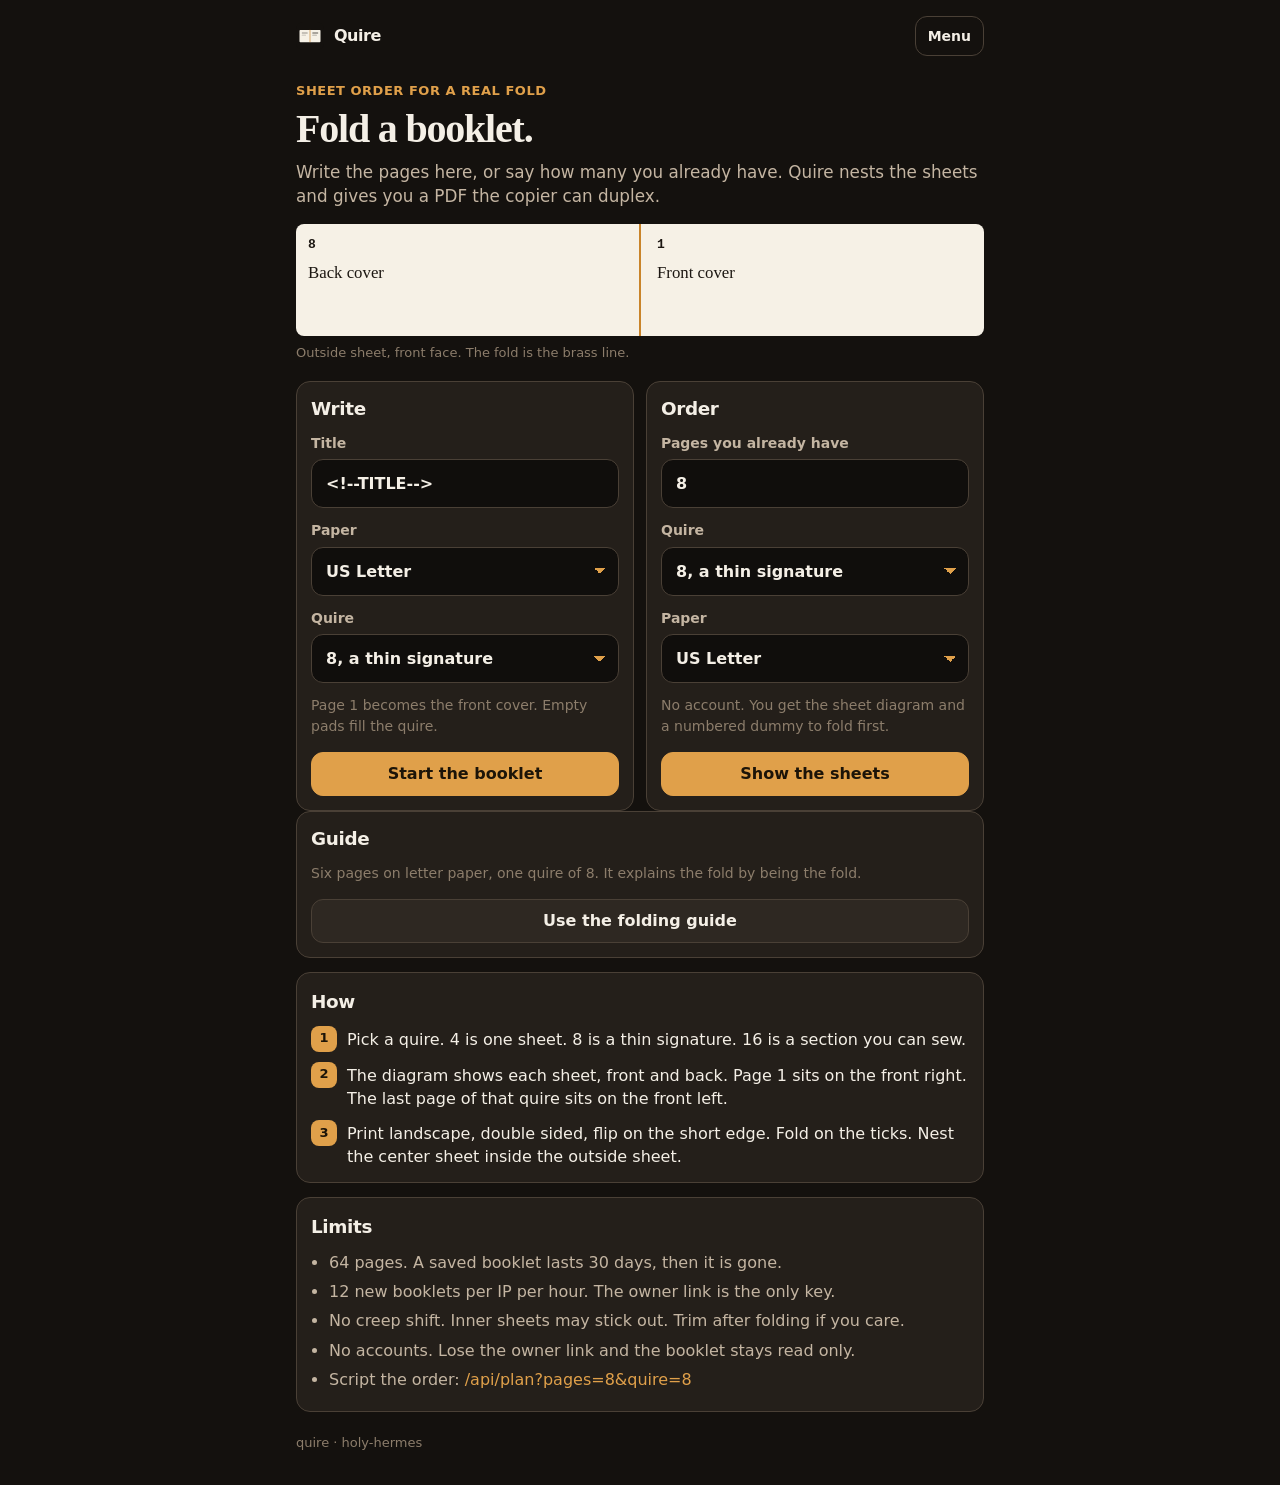
<file: static/index.html>
<!DOCTYPE html>
<html lang="en">
<head>
  <meta charset="utf-8" />
  <meta name="viewport" content="width=device-width, initial-scale=1, viewport-fit=cover" />
  <title>Quire: fold a booklet</title>
  <meta name="description" content="Write a short booklet, see which page lands on which side of the sheet, and print a PDF you can fold." />
  <meta name="theme-color" content="#14110e" />
  <meta name="color-scheme" content="dark" />
  <link rel="icon" type="image/svg+xml" href="/static/brand/logo.svg" />
  <link rel="stylesheet" href="/static/style.css" />
</head>
<body>
  <a class="skip" href="#main">Skip to content</a>
  <div class="page">
    <header class="nav">
      <a class="nav-brand" href="/" aria-label="Quire home">
        <img src="/static/brand/logo.svg" width="28" height="28" alt="" />
        <span>Quire</span>
      </a>
      <details class="nav-menu">
        <summary class="btn ghost sm nav-menu-btn" aria-label="Menu">Menu</summary>
        <div class="nav-menu-panel">
          <a href="#write">Write</a>
          <a href="#order">Order</a>
          <a href="#how">How</a>
          <a href="#limits">Limits</a>
        </div>
      </details>
    </header>
    <main id="main">
      <p class="eyebrow">Sheet order for a real fold</p>
      <h1>Fold a booklet.</h1>
      <p class="lede">Write the pages here, or say how many you already have. Quire nests the sheets and gives you a PDF the copier can duplex.</p>
      <div class="mini" aria-hidden="true">
        <div class="mini-sheet">
          <div class="mini-half"><span>8</span><em>Back cover</em></div>
          <div class="mini-fold"></div>
          <div class="mini-half"><span>1</span><em>Front cover</em></div>
        </div>
        <p class="mini-cap">Outside sheet, front face. The fold is the brass line.</p>
      </div>
      <p class="status<!--STATUS_CLASS-->" role="status"><!--STATUS--></p>
      <div class="split">
        <form class="card" id="write" action="/api/booklets" method="post">
          <h2>Write</h2>
          <label class="field">
            <span>Title</span>
            <input name="title" type="text" maxlength="60" required autocomplete="off" autocapitalize="sentences" placeholder="Notes from the porch" value="<!--TITLE-->" />
          </label>
          <label class="field">
            <span>Paper</span>
            <select name="paper">
              <option value="letter" selected>US Letter</option>
              <option value="a4">A4</option>
            </select>
          </label>
          <label class="field">
            <span>Quire</span>
            <select name="quire">
              <option value="4">4, one folded sheet</option>
              <option value="8" selected>8, a thin signature</option>
              <option value="12">12</option>
              <option value="16">16, a sewn section</option>
            </select>
          </label>
          <p class="hint">Page 1 becomes the front cover. Empty pads fill the quire.</p>
          <button type="submit" class="btn primary lg">Start the booklet</button>
        </form>
        <form class="card" id="order" action="/map" method="get">
          <h2>Order</h2>
          <label class="field">
            <span>Pages you already have</span>
            <input name="pages" type="number" inputmode="numeric" min="1" max="64" value="8" required />
          </label>
          <label class="field">
            <span>Quire</span>
            <select name="quire">
              <option value="4">4, one folded sheet</option>
              <option value="8" selected>8, a thin signature</option>
              <option value="12">12</option>
              <option value="16">16, a sewn section</option>
            </select>
          </label>
          <label class="field">
            <span>Paper</span>
            <select name="paper">
              <option value="letter" selected>US Letter</option>
              <option value="a4">A4</option>
            </select>
          </label>
          <p class="hint">No account. You get the sheet diagram and a numbered dummy to fold first.</p>
          <button type="submit" class="btn primary lg">Show the sheets</button>
        </form>
      </div>
      <form class="card" action="/api/booklets" method="post">
        <input type="hidden" name="sample" value="1" />
        <h2>Guide</h2>
        <p class="hint">Six pages on letter paper, one quire of 8. It explains the fold by being the fold.</p>
        <button type="submit" class="btn lg">Use the folding guide</button>
      </form>
      <section id="how" class="block">
        <h2>How</h2>
        <div class="steps">
          <div class="step"><span class="badge">1</span><p>Pick a quire. 4 is one sheet. 8 is a thin signature. 16 is a section you can sew.</p></div>
          <div class="step"><span class="badge">2</span><p>The diagram shows each sheet, front and back. Page 1 sits on the front right. The last page of that quire sits on the front left.</p></div>
          <div class="step"><span class="badge">3</span><p>Print landscape, double sided, flip on the short edge. Fold on the ticks. Nest the center sheet inside the outside sheet.</p></div>
        </div>
      </section>
      <section id="limits" class="block">
        <h2>Limits</h2>
        <ul class="plain">
          <li>64 pages. A saved booklet lasts 30 days, then it is gone.</li>
          <li>12 new booklets per IP per hour. The owner link is the only key.</li>
          <li>No creep shift. Inner sheets may stick out. Trim after folding if you care.</li>
          <li>No accounts. Lose the owner link and the booklet stays read only.</li>
          <li>Script the order: <a href="/api/plan?pages=8&amp;quire=8">/api/plan?pages=8&amp;quire=8</a></li>
        </ul>
      </section>
    </main>
    <footer class="foot"><p>quire · holy-hermes</p></footer>
  </div>
  <script src="/static/home.js"></script>
</body>
</html>
</file>
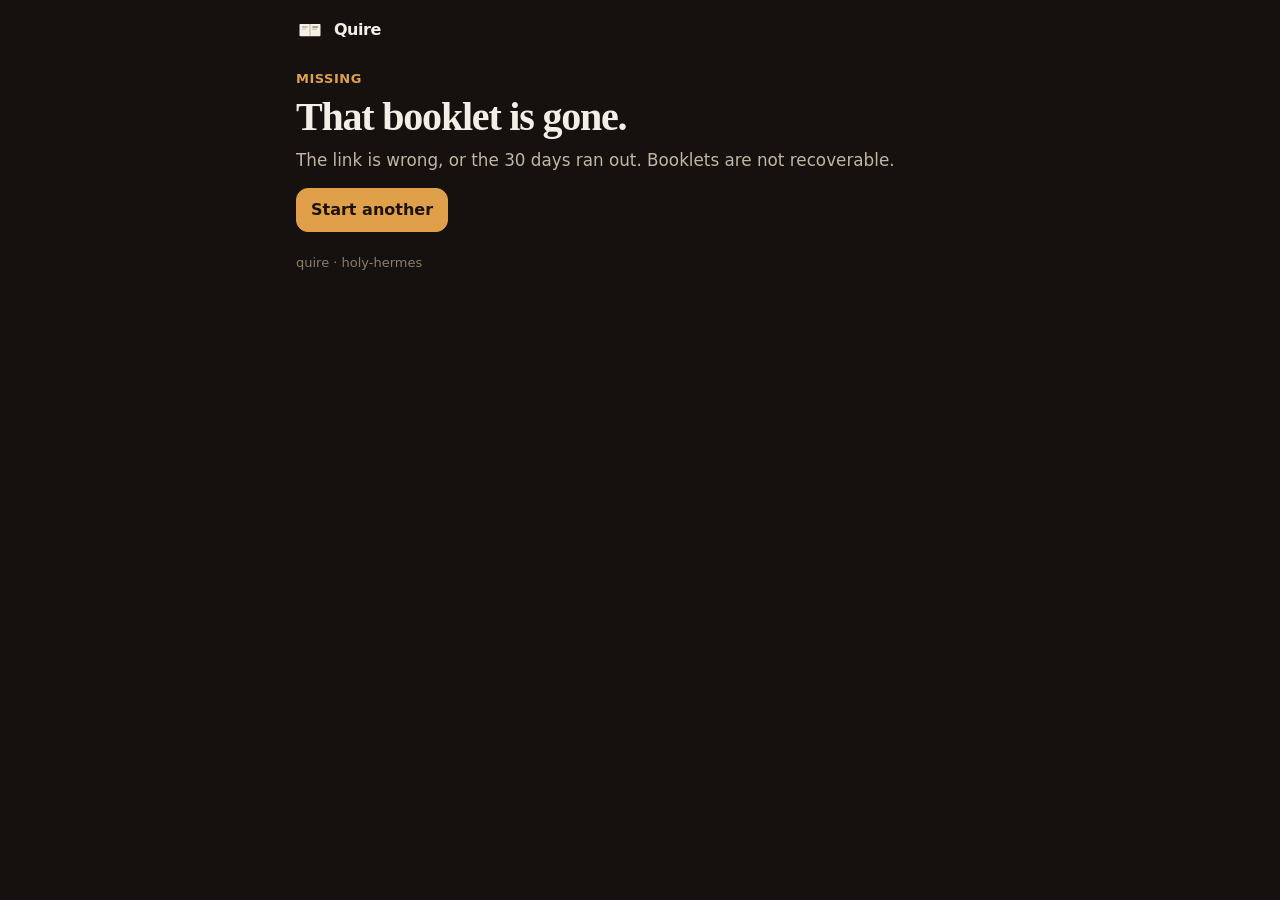
<file: static/gone.html>
<!DOCTYPE html>
<html lang="en">
<head>
  <meta charset="utf-8" />
  <meta name="viewport" content="width=device-width, initial-scale=1, viewport-fit=cover" />
  <title>Quire: booklet gone</title>
  <meta name="theme-color" content="#14110e" />
  <meta name="color-scheme" content="dark" />
  <meta name="robots" content="noindex" />
  <link rel="icon" type="image/svg+xml" href="/static/brand/logo.svg" />
  <link rel="stylesheet" href="/static/style.css" />
</head>
<body>
  <a class="skip" href="#main">Skip to content</a>
  <div class="page">
    <header class="nav">
      <a class="nav-brand" href="/">
        <img src="/static/brand/logo.svg" width="28" height="28" alt="" />
        <span>Quire</span>
      </a>
    </header>
    <main id="main">
      <p class="eyebrow">Missing</p>
      <h1>That booklet is gone.</h1>
      <p class="lede">The link is wrong, or the 30 days ran out. Booklets are not recoverable.</p>
      <a class="btn primary" href="/">Start another</a>
    </main>
    <footer class="foot"><p>quire · holy-hermes</p></footer>
  </div>
</body>
</html>
</file>
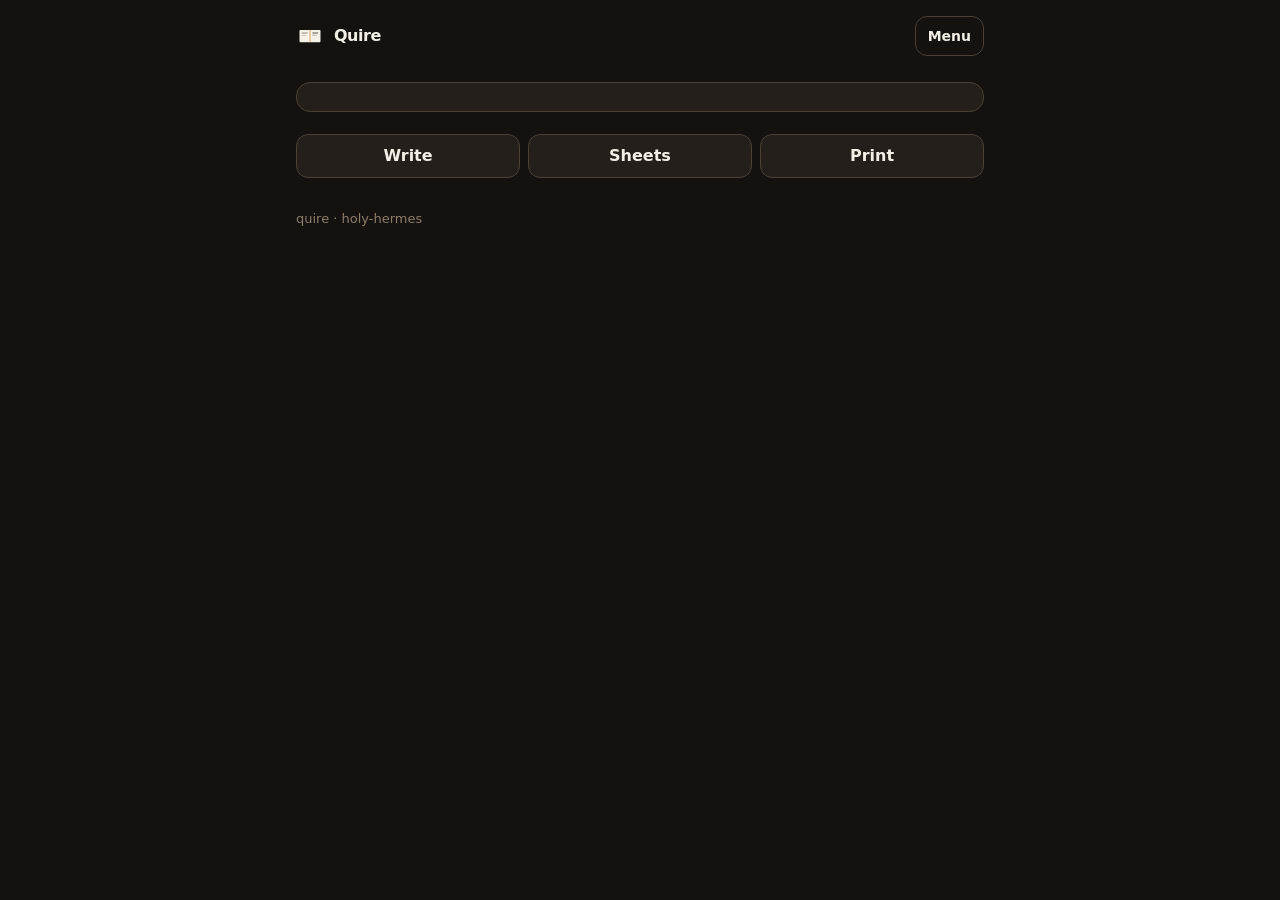
<file: static/work.html>
<!DOCTYPE html>
<html lang="en">
<head>
  <meta charset="utf-8" />
  <meta name="viewport" content="width=device-width, initial-scale=1, viewport-fit=cover" />
  <title><!--TITLE_TAG--></title>
  <meta name="description" content="Sheet order, fold marks, and a duplex PDF for a short booklet." />
  <meta name="theme-color" content="#14110e" />
  <meta name="color-scheme" content="dark" />
  <meta name="robots" content="noindex" />
  <link rel="icon" type="image/svg+xml" href="/static/brand/logo.svg" />
  <link rel="stylesheet" href="/static/style.css" />
</head>
<body class="<!--MODE-->" data-written="<!--WRITTEN-->">
  <a class="skip" href="#main">Skip to content</a>
  <div class="page">
    <header class="nav">
      <a class="nav-brand" href="/" aria-label="Quire home">
        <img src="/static/brand/logo.svg" width="28" height="28" alt="" />
        <span>Quire</span>
      </a>
      <details class="nav-menu">
        <summary class="btn ghost sm nav-menu-btn" aria-label="Menu">Menu</summary>
        <div class="nav-menu-panel">
          <a href="#sheets">Sheets</a>
          <a href="#print">Print</a>
          <a class="tab-write" href="#write">Write</a>
          <a href="/">Home</a>
        </div>
      </details>
    </header>
    <main id="main">
      <p class="eyebrow"><!--EYEBROW--></p>
      <h1><!--H1--></h1>
      <p class="lede"><!--LEDE--></p>
      <p class="status<!--STATUS_CLASS-->" role="status"><!--STATUS--></p>
      <section class="owner-box"><!--OWNER--></section>
      <nav class="tabs" aria-label="Sections">
        <a class="tab-write" href="#write">Write</a>
        <a href="#sheets">Sheets</a>
        <a href="#print">Print</a>
      </nav>
      <section id="write"><!--WRITE--></section>
      <section id="sheets"><!--SHEETS--></section>
      <section id="print"><!--PRINT--></section>
    </main>
    <footer class="foot"><p>quire · holy-hermes</p></footer>
  </div>
  <script src="/static/home.js"></script>
</body>
</html>
</file>
<file: static/style.css>
:root {
  --bg: #14110e;
  --panel: #241f1a;
  --panel-2: #2e2822;
  --line: #4a4036;
  --text: #f4efe6;
  --muted: #c4b5a2;
  --faint: #8c7d6b;
  --accent: #e0a04a;
  --accent-ink: #1c1408;
  --paper: #f6f1e6;
  --paper-ink: #1c1712;
  --paper-faint: #8a7d6c;
  --fail: #e07a62;
  --ok: #8fbf8a;
  --radius: 14px;
  --font: ui-sans-serif, system-ui, -apple-system, "Segoe UI", Roboto, Helvetica, Arial, sans-serif;
  --serif: "Iowan Old Style", "Palatino Linotype", Palatino, Georgia, serif;
  --mono: ui-monospace, SFMono-Regular, Menlo, Consolas, monospace;
  --safe-b: env(safe-area-inset-bottom, 0px);
  --safe-t: env(safe-area-inset-top, 0px);
}
*, *::before, *::after { box-sizing: border-box; }
html { color-scheme: dark; -webkit-text-size-adjust: 100%; scroll-behavior: smooth; }
body {
  margin: 0;
  min-height: 100vh;
  font-family: var(--font);
  color: var(--text);
  background: var(--bg);
  line-height: 1.45;
  -webkit-font-smoothing: antialiased;
}
a { color: var(--accent); text-decoration: none; }
a:hover { text-decoration: underline; text-underline-offset: 3px; }
:focus-visible { outline: 2px solid var(--accent); outline-offset: 2px; }
.skip {
  position: absolute; width: 1px; height: 1px; overflow: hidden; clip: rect(0, 0, 0, 0);
}
.skip:focus {
  position: fixed; left: 12px; top: 12px; z-index: 100;
  width: auto; height: auto; clip: auto; overflow: visible;
  background: var(--accent); color: var(--accent-ink);
  -webkit-text-fill-color: var(--accent-ink);
  padding: 10px 14px; border-radius: 10px; font-weight: 700;
}
.page { max-width: 720px; margin: 0 auto; padding: 16px 16px calc(32px + var(--safe-b)); }
.nav {
  display: flex; align-items: center; justify-content: space-between;
  padding: var(--safe-t) 0 8px;
}
.nav-brand {
  display: flex; align-items: center; gap: 10px;
  color: var(--text); font-weight: 800; text-decoration: none; letter-spacing: -0.03em;
}
.nav-brand:hover { text-decoration: none; }
.nav-brand img { width: 28px; height: 28px; border-radius: 7px; }
.nav-menu { position: relative; }
.nav-menu-btn { list-style: none; }
.nav-menu-btn::-webkit-details-marker { display: none; }
.nav-menu-panel {
  position: absolute; right: 0; top: 110%;
  background: var(--panel); border: 1px solid var(--line);
  border-radius: 12px; padding: 8px; min-width: 160px;
  display: flex; flex-direction: column; gap: 4px; z-index: 6;
}
.nav-menu-panel a {
  color: var(--text); font-weight: 650; padding: 8px 8px; border-radius: 8px;
}
.nav-menu-panel a:hover { background: var(--panel-2); text-decoration: none; }
.eyebrow {
  margin: 18px 0 0;
  color: var(--accent);
  font-size: 13px;
  font-weight: 700;
  letter-spacing: 0.04em;
  text-transform: uppercase;
}
h1 {
  margin: 6px 0 8px;
  font-family: var(--serif);
  font-size: 2.05rem;
  line-height: 1.12;
  letter-spacing: -0.03em;
  font-weight: 700;
}
.lede { margin: 0 0 16px; color: var(--muted); font-size: 1.05rem; }
h2 {
  margin: 0 0 10px;
  font-size: 1.15rem;
  letter-spacing: -0.02em;
}
.card, .block, .page-card, .sheet, .owner-box {
  background: var(--panel);
  border: 1px solid var(--line);
  border-radius: var(--radius);
  padding: 14px;
  margin: 0 0 14px;
}
.block h2 { margin-top: 2px; }
.field { display: flex; flex-direction: column; gap: 6px; margin: 0 0 12px; font-weight: 650; }
.field span { font-size: 14px; color: var(--muted); font-weight: 650; }
input, select, textarea {
  font: inherit;
  font-size: 16px;
  color: var(--text);
  background: #100e0c;
  border: 1px solid var(--line);
  border-radius: 12px;
  padding: 12px 14px;
  width: 100%;
  -webkit-appearance: none;
  appearance: none;
}
textarea {
  font-family: var(--serif);
  font-size: 16px;
  line-height: 1.4;
  min-height: 132px;
  resize: vertical;
}
select {
  background-image: linear-gradient(45deg, transparent 50%, var(--accent) 50%),
    linear-gradient(135deg, var(--accent) 50%, transparent 50%);
  background-position: calc(100% - 18px) 50%, calc(100% - 12px) 50%;
  background-size: 6px 6px, 6px 6px;
  background-repeat: no-repeat;
  padding-right: 32px;
}
.hint { color: var(--faint); font-size: 14px; margin: 0 0 12px; }
.hint strong { color: var(--muted); font-weight: 700; }
.warn { color: var(--accent); }
.fail { color: var(--fail); }
.ok { color: var(--ok); }
.btn {
  -webkit-appearance: none;
  appearance: none;
  border: 1px solid var(--line);
  background: var(--panel-2);
  color: var(--text);
  -webkit-text-fill-color: var(--text);
  border-radius: 12px;
  padding: 10px 14px;
  font: inherit;
  font-weight: 700;
  cursor: pointer;
  display: inline-flex;
  align-items: center;
  justify-content: center;
  min-height: 44px;
  line-height: 1.2;
  text-decoration: none !important;
  text-align: center;
}
.btn.primary {
  background: var(--accent);
  color: var(--accent-ink);
  -webkit-text-fill-color: var(--accent-ink);
  border-color: var(--accent);
}
.btn.ghost { background: transparent; }
.btn.sm { min-height: 40px; padding: 8px 12px; font-size: 14px; }
.btn.lg { width: 100%; margin-top: 4px; }
.btn.danger { color: var(--fail); -webkit-text-fill-color: var(--fail); border-color: #6a3d34; }
.btn:disabled { opacity: 0.4; cursor: default; }
.row-actions { display: flex; flex-wrap: wrap; gap: 8px; margin: 8px 0 0; }
.row-actions form { margin: 0; }
.steps { display: flex; flex-direction: column; gap: 10px; }
.step { display: flex; gap: 10px; align-items: flex-start; }
.badge {
  flex: 0 0 auto;
  width: 26px; height: 26px;
  border-radius: 8px;
  background: var(--accent);
  color: var(--accent-ink);
  font-size: 13px;
  font-weight: 800;
  display: inline-flex;
  align-items: center;
  justify-content: center;
}
.step p { margin: 2px 0 0; }
.plain { margin: 0; padding-left: 18px; color: var(--muted); }
.plain li { margin: 0 0 6px; }
.status { min-height: 1.2em; margin: 8px 0; font-weight: 700; }
.status.bad { color: var(--fail); }
.foot { margin-top: 22px; color: var(--faint); font-size: 13px; }
.foot p { margin: 0; }
.mini { margin: 0 0 18px; }
.mini-sheet {
  display: grid;
  grid-template-columns: 1fr 10px 1fr;
  background: var(--paper);
  color: var(--paper-ink);
  border-radius: 8px;
  min-height: 112px;
  overflow: hidden;
}
.mini-half { padding: 12px 12px 14px; display: flex; flex-direction: column; gap: 6px; }
.mini-half span { font-family: var(--mono); font-weight: 800; font-size: 13px; }
.mini-half em { font-family: var(--serif); font-style: normal; font-size: 1.05rem; }
.mini-fold {
  background: var(--paper);
  position: relative;
}
.mini-fold::before {
  content: "";
  position: absolute;
  left: 4px; top: 0; bottom: 0;
  width: 2px;
  background: #c9842a;
}
.mini-cap { margin: 8px 0 0; color: var(--faint); font-size: 13px; }
.tabs {
  display: flex;
  gap: 8px;
  position: sticky;
  top: 0;
  z-index: 4;
  background: var(--bg);
  padding: 8px 0 10px;
}
.tabs a {
  flex: 1;
  color: var(--text);
  background: var(--panel);
  border: 1px solid var(--line);
  border-radius: 12px;
  min-height: 44px;
  display: flex;
  align-items: center;
  justify-content: center;
  font-weight: 750;
  text-decoration: none;
}
.tabs a:hover { text-decoration: none; background: var(--panel-2); }
body.mode-read .tab-write,
body.mode-map .tab-write,
body.mode-read #write,
body.mode-map #write,
body.mode-map .owner-box,
body.mode-read .owner-box { display: none; }
#write, #sheets, #print { scroll-margin-top: 72px; }
.owner-box .label { margin: 12px 0 6px; color: var(--muted); font-size: 14px; font-weight: 700; }
.url-box {
  font-family: var(--mono);
  font-size: 14px;
  line-height: 1.4;
  word-break: break-all;
  background: #100e0c;
  border: 1px solid var(--line);
  border-radius: 12px;
  padding: 12px;
  margin: 0 0 8px;
  color: var(--text);
}
.page-card header, .sheet header, .quire-head {
  display: flex; align-items: center; gap: 8px; margin: 0 0 10px;
}
.page-card header .role, .sheet header, .quire-head {
  color: var(--muted); font-size: 13px; font-weight: 700;
}
.clip {
  margin-left: auto;
  color: var(--fail);
  font-size: 12px;
  font-weight: 750;
}
.count { color: var(--faint); font-size: 12px; font-weight: 650; }
.quire { margin: 0 0 18px; }
.quire-head { padding: 0 2px; }
.face-label {
  margin: 0 0 6px;
  color: var(--faint);
  font-size: 12px;
  font-weight: 750;
  letter-spacing: 0.06em;
  text-transform: uppercase;
}
.spread {
  display: grid;
  grid-template-columns: 1fr 8px 1fr;
  background: var(--paper);
  color: var(--paper-ink);
  border-radius: 6px;
  overflow: hidden;
  min-height: 132px;
  margin: 0 0 10px;
  box-shadow: 0 10px 24px rgba(0, 0, 0, 0.28);
}
.half { padding: 10px 10px 12px; min-width: 0; }
.half .num { font-family: var(--mono); font-size: 12px; font-weight: 800; display: block; }
.half .role { display: block; margin-top: 4px; font-size: 11px; letter-spacing: 0.03em; text-transform: uppercase; color: #7a6a56; font-weight: 750; }
.half strong {
  display: block;
  margin-top: 6px;
  font-family: var(--serif);
  font-size: 14px;
  line-height: 1.25;
}
.half p { margin: 4px 0 0; font-family: var(--serif); font-size: 13px; line-height: 1.3; color: #3c342c; }
.half.blank p { color: var(--paper-faint); font-family: var(--font); font-size: 12px; }
.fold { background: var(--paper); position: relative; }
.fold::before {
  content: "";
  position: absolute;
  left: 3px; top: 0; bottom: 0;
  width: 2px;
  background: #c9842a;
}
.sheet-list {
  margin: 12px 0 0;
  padding: 12px;
  background: #100e0c;
  border-radius: 12px;
  border: 1px solid var(--line);
  color: var(--muted);
  font-family: var(--mono);
  font-size: 12px;
  line-height: 1.45;
  white-space: pre-wrap;
  overflow-x: auto;
}
.check { display: flex; gap: 8px; align-items: center; margin: 0 0 12px; font-weight: 650; }
@media (max-width: 640px) {
  #print .row-actions { flex-direction: column; }
  #print .row-actions .btn,
  #print .row-actions a.btn { width: 100%; }
}
@media (min-width: 720px) {
  h1 { font-size: 2.5rem; }
  .split { display: grid; grid-template-columns: 1fr 1fr; gap: 12px; }
  .split .card { margin: 0; }
}
@media (prefers-reduced-motion: reduce) {
  * { scroll-behavior: auto !important; }
}
</file>
